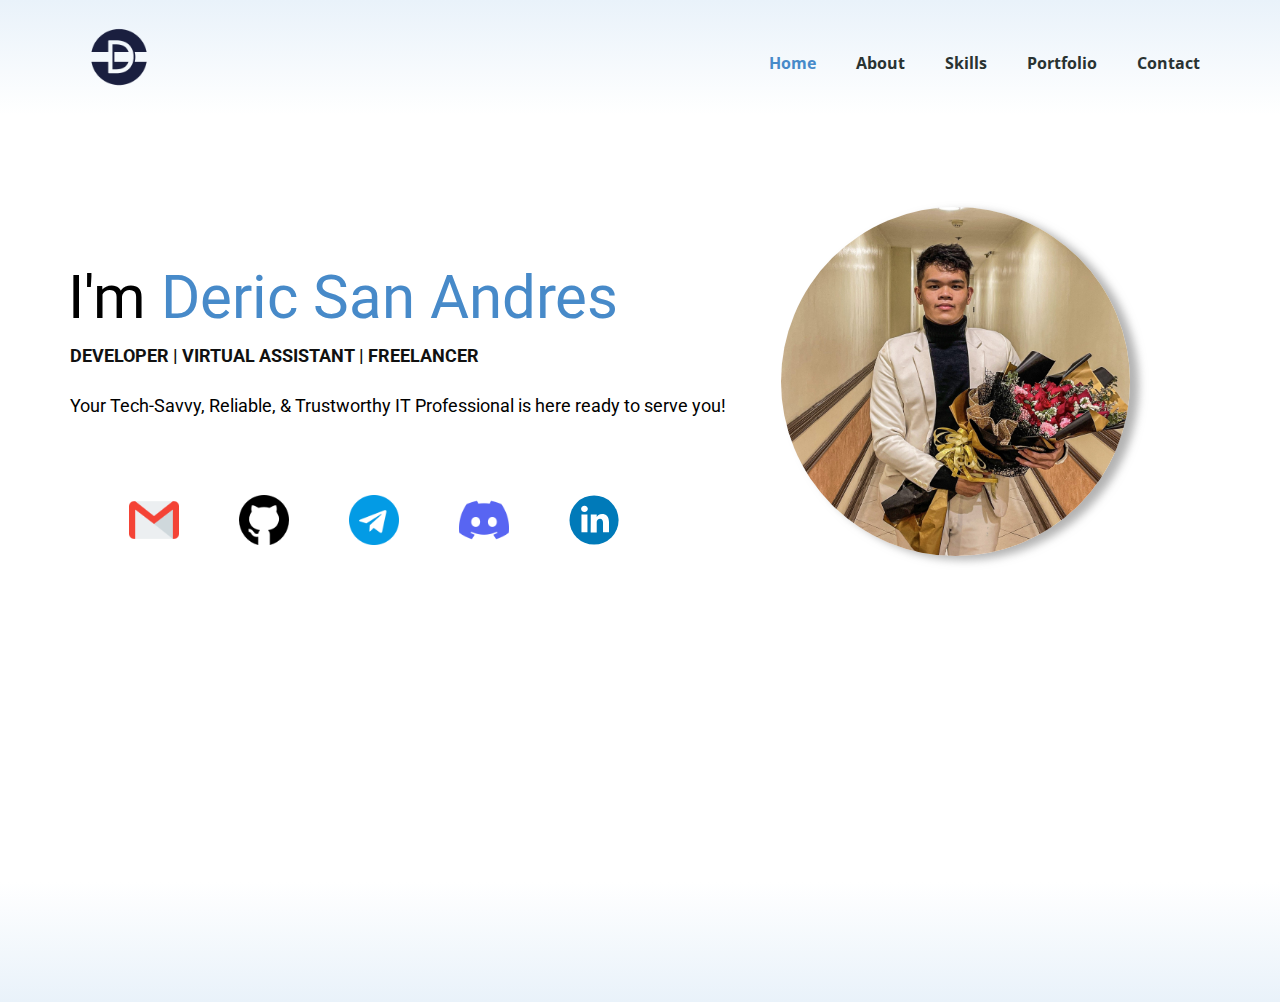
<file: index.html>
<!DOCTYPE html>
<html style="font-size: 16px;" lang="en"><head>
    <meta name="viewport" content="width=device-width, initial-scale=1.0">
    <meta charset="utf-8">
    <meta name="keywords" content="​&nbsp;I&amp;apos;m&nbsp;Deric San Andres, ​DEVELOPER | VIRTUAL ASSISTANT | FREELANCER, Your Tech-Savvy,  Reliable, &amp;amp; Trustworthy IT Professional is here ready to serve you!">
    <meta name="description" content="">
    <title>Home</title>
    <link rel="stylesheet" href="nicepage.css" media="screen">
<link rel="stylesheet" href="Home.css" media="screen">
    <script class="u-script" type="text/javascript" src="jquery.js" defer=""></script>
    <script class="u-script" type="text/javascript" src="nicepage.js" defer=""></script>
    <meta name="generator" content="Nicepage 4.13.4, nicepage.com">
    
    <link id="u-theme-google-font" rel="stylesheet" href="https://fonts.googleapis.com/css?family=Roboto:100,100i,300,300i,400,400i,500,500i,700,700i,900,900i|Open+Sans:300,300i,400,400i,500,500i,600,600i,700,700i,800,800i">
    
    
    <script type="application/ld+json">{
		"@context": "http://schema.org",
		"@type": "Organization",
		"name": "",
		"logo": "images/matt__2_-removebg-preview.png"
}</script>
    <meta name="theme-color" content="#478ac9">
    <meta property="og:title" content="Home">
    <meta property="og:type" content="website">
  </head>
  <body data-home-page="Home.html" data-home-page-title="Home" class="u-body u-xl-mode"><header class="u-clearfix u-gradient u-header u-header" id="sec-4d57"><div class="u-clearfix u-sheet u-sheet-1">
        <a href="https://nicepage.com" class="u-image u-logo u-image-1" data-image-width="500" data-image-height="500">
          <img src="images/matt__2_-removebg-preview.png" class="u-logo-image u-logo-image-1">
        </a>
        <nav class="u-menu u-menu-dropdown u-offcanvas u-menu-1">
          <div class="menu-collapse" style="font-size: 1rem; letter-spacing: 0px; font-weight: 700;">
            <a class="u-button-style u-custom-border u-custom-border-color u-custom-borders u-custom-left-right-menu-spacing u-custom-padding-bottom u-custom-text-active-color u-custom-text-color u-custom-text-hover-color u-custom-top-bottom-menu-spacing u-nav-link u-text-active-palette-1-base u-text-hover-palette-2-base" href="#">
              <svg class="u-svg-link" viewBox="0 0 24 24"><use xmlns:xlink="http://www.w3.org/1999/xlink" xlink:href="#menu-hamburger"></use></svg>
              <svg class="u-svg-content" version="1.1" id="menu-hamburger" viewBox="0 0 16 16" x="0px" y="0px" xmlns:xlink="http://www.w3.org/1999/xlink" xmlns="http://www.w3.org/2000/svg"><g><rect y="1" width="16" height="2"></rect><rect y="7" width="16" height="2"></rect><rect y="13" width="16" height="2"></rect>
</g></svg>
            </a>
          </div>
          <div class="u-custom-menu u-nav-container">
            <ul class="u-nav u-spacing-20 u-unstyled u-nav-1"><li class="u-nav-item"><a class="u-button-style u-nav-link u-text-active-palette-1-base u-text-hover-palette-4-base u-text-palette-4-dark-3" href="Home.html" style="padding: 10px;">Home</a>
</li><li class="u-nav-item"><a class="u-button-style u-nav-link u-text-active-palette-1-base u-text-hover-palette-4-base u-text-palette-4-dark-3" href="About.html" style="padding: 10px;">About</a>
</li><li class="u-nav-item"><a class="u-button-style u-nav-link u-text-active-palette-1-base u-text-hover-palette-4-base u-text-palette-4-dark-3" href="Skills.html" style="padding: 10px;">Skills</a>
</li><li class="u-nav-item"><a class="u-button-style u-nav-link u-text-active-palette-1-base u-text-hover-palette-4-base u-text-palette-4-dark-3" href="Portfolio.html" style="padding: 10px;">Portfolio</a>
</li><li class="u-nav-item"><a class="u-button-style u-nav-link u-text-active-palette-1-base u-text-hover-palette-4-base u-text-palette-4-dark-3" href="Contact.html" style="padding: 10px;">Contact</a>
</li></ul>
          </div>
          <div class="u-custom-menu u-nav-container-collapse">
            <div class="u-black u-container-style u-inner-container-layout u-opacity u-opacity-95 u-sidenav">
              <div class="u-inner-container-layout u-sidenav-overflow">
                <div class="u-menu-close"></div>
                <ul class="u-align-center u-nav u-popupmenu-items u-unstyled u-nav-2"><li class="u-nav-item"><a class="u-button-style u-nav-link" href="Home.html">Home</a>
</li><li class="u-nav-item"><a class="u-button-style u-nav-link" href="About.html">About</a>
</li><li class="u-nav-item"><a class="u-button-style u-nav-link" href="Skills.html">Skills</a>
</li><li class="u-nav-item"><a class="u-button-style u-nav-link" href="Portfolio.html">Portfolio</a>
</li><li class="u-nav-item"><a class="u-button-style u-nav-link" href="Contact.html">Contact</a>
</li></ul>
              </div>
            </div>
            <div class="u-black u-menu-overlay u-opacity u-opacity-70"></div>
          </div>
        </nav>
      </div></header>
    <section class="C850C0 D0 FFCC70 background-color background-image linear-gradient43deg u-clearfix u-section-1" id="sec-d742">
      <div class="u-clearfix u-sheet u-sheet-1">
        <div class="u-image u-image-circle u-image-1" alt="" data-image-width="2045" data-image-height="2048" data-href="https://nicepage.com"></div>
        <h1 class="u-text u-text-default u-text-palette-1-base u-text-1"> &nbsp;<span class="u-text-black">I'm</span>&nbsp;Deric San Andres
        </h1>
        <h1 class="u-text u-text-default u-text-2"> DEVELOPER | VIRTUAL ASSISTANT | FREELANCER</h1>
        <h1 class="u-text u-text-palette-1-base u-text-3">
          <span class="u-text-black" style="font-size: 1.125rem;">Your Tech-Savvy,  Reliable, &amp; Trustworthy IT Professional is here ready to serve you! </span>
          <span style="font-size: 1.125rem;">
            <br>
          </span>
          <br>
        </h1>
        <div class="u-social-icons u-spacing-60 u-social-icons-1">
          <a class="u-social-url" target="_blank" data-type="Custom" title="Gmail" href="https://mail.google.com/mail/u/0/?fs=1&amp;tf=cm&amp;to=drccsadrsgmail.com"><span class="u-file-icon u-icon u-social-custom u-social-icon u-icon-1"><img src="images/732200.png" alt=""></span>
          </a>
          <a class="u-social-url" target="_blank" data-type="Custom" title="GitHub" href="https://github.com/dericsadrs"><span class="u-file-icon u-icon u-social-custom u-social-icon u-icon-2"><img src="images/1051326.png" alt=""></span>
          </a>
          <a class="u-social-url" target="_blank" data-type="Custom" title="Telegram" href="https://t.me/dr3xv"><span class="u-file-icon u-icon u-social-custom u-social-icon u-icon-3"><img src="images/2111646.png" alt=""></span>
          </a>
          <a class="u-social-url" target="_blank" data-type="Custom" title="DIscord" href="https://discordapp.com/users/745604869640945734/"><span class="u-file-icon u-icon u-social-custom u-social-icon u-icon-4"><img src="images/5968756.png" alt=""></span>
          </a>
          <a class="u-social-url" target="_blank" data-type="LinkedIn" title="Linkedin" href="https://www.linkedin.com/in/drccsadrs/"><span class="u-icon u-social-icon u-social-linkedin u-icon-5"><svg class="u-svg-link" preserveAspectRatio="xMidYMin slice" viewBox="0 0 112 112" style=""><use xmlns:xlink="http://www.w3.org/1999/xlink" xlink:href="#svg-6bbc"></use></svg><svg class="u-svg-content" viewBox="0 0 112 112" x="0" y="0" id="svg-6bbc"><circle fill="currentColor" cx="56.1" cy="56.1" r="55"></circle><path fill="#FFFFFF" d="M41.3,83.7H27.9V43.4h13.4V83.7z M34.6,37.9L34.6,37.9c-4.6,0-7.5-3.1-7.5-7c0-4,3-7,7.6-7s7.4,3,7.5,7
            C42.2,34.8,39.2,37.9,34.6,37.9z M89.6,83.7H76.2V62.2c0-5.4-1.9-9.1-6.8-9.1c-3.7,0-5.9,2.5-6.9,4.9c-0.4,0.9-0.4,2.1-0.4,3.3v22.5
            H48.7c0,0,0.2-36.5,0-40.3h13.4v5.7c1.8-2.7,5-6.7,12.1-6.7c8.8,0,15.4,5.8,15.4,18.1V83.7z"></path></svg></span>
          </a>
        </div>
      </div>
    </section>
    
    
    <footer class="u-align-center u-clearfix u-footer u-gradient u-footer" id="sec-8caa"><div class="u-align-left u-clearfix u-sheet u-sheet-1"></div></footer>
  
</body></html>
</file>
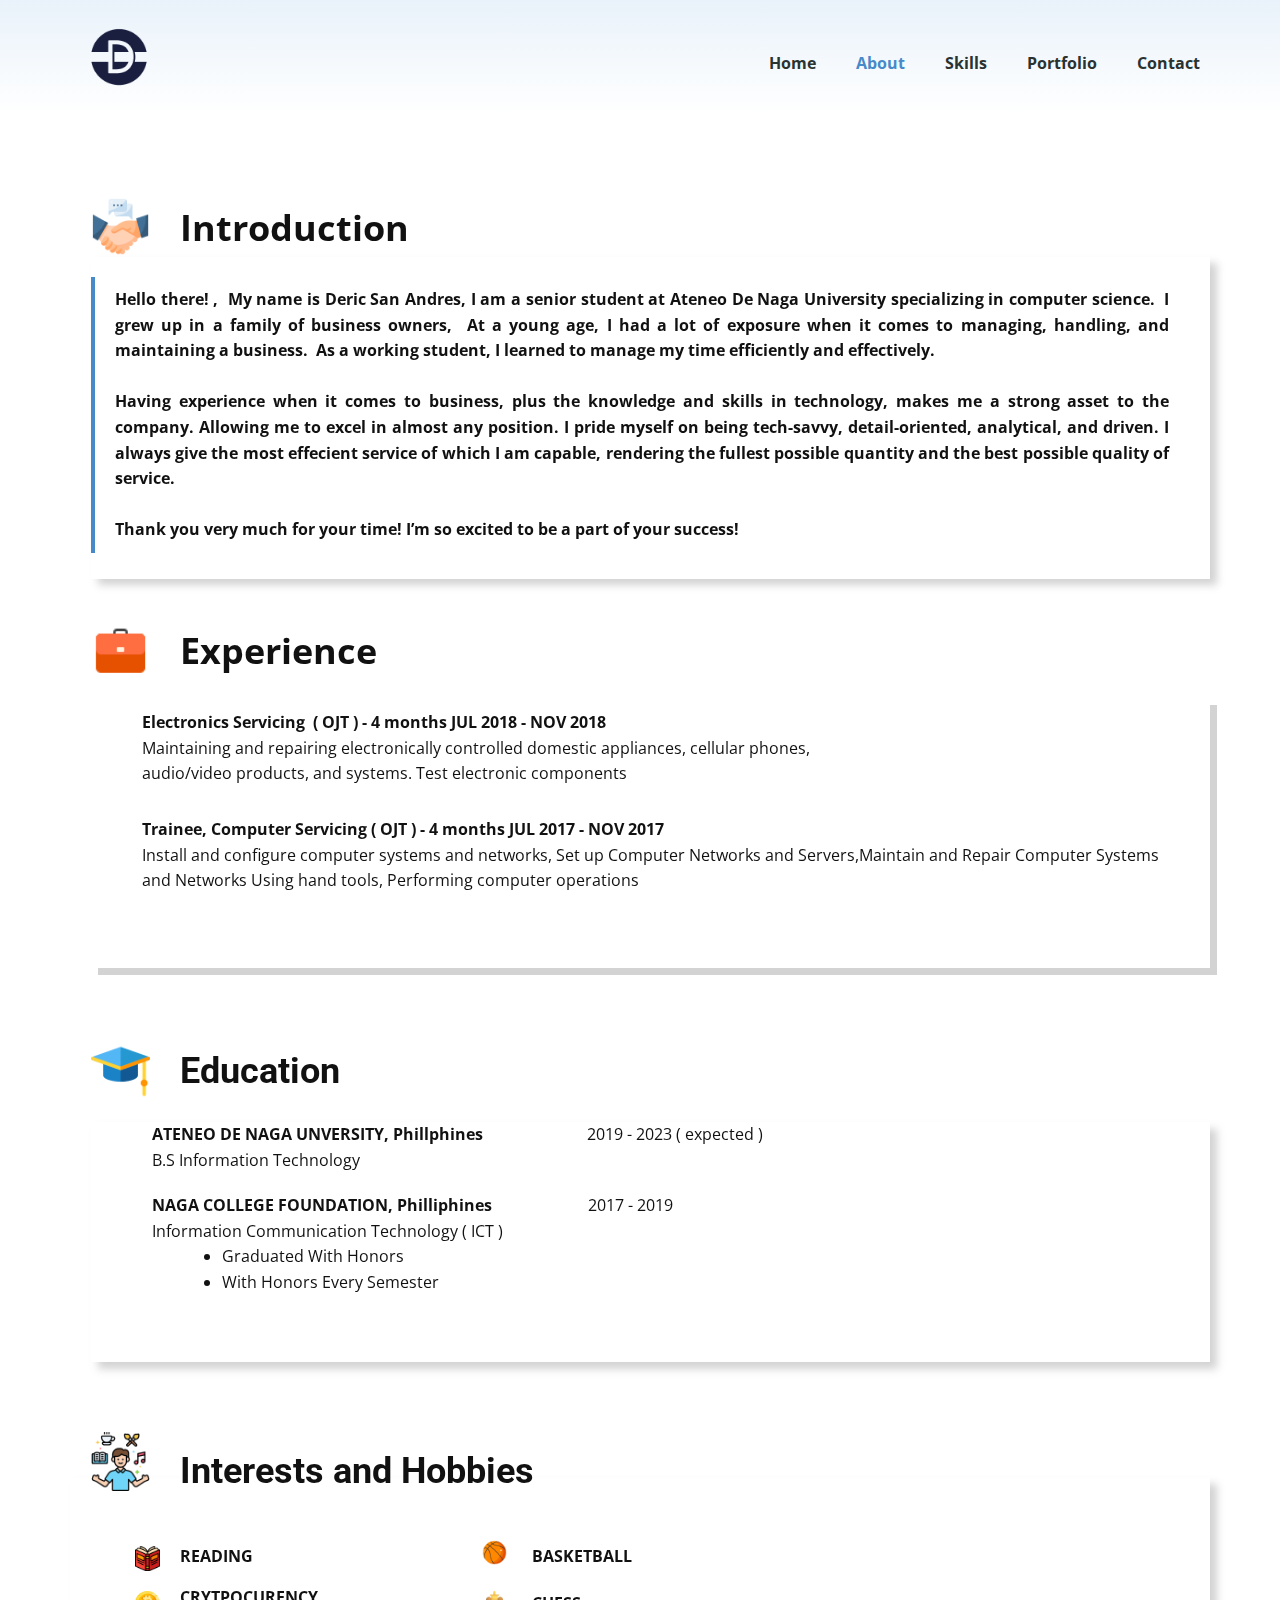
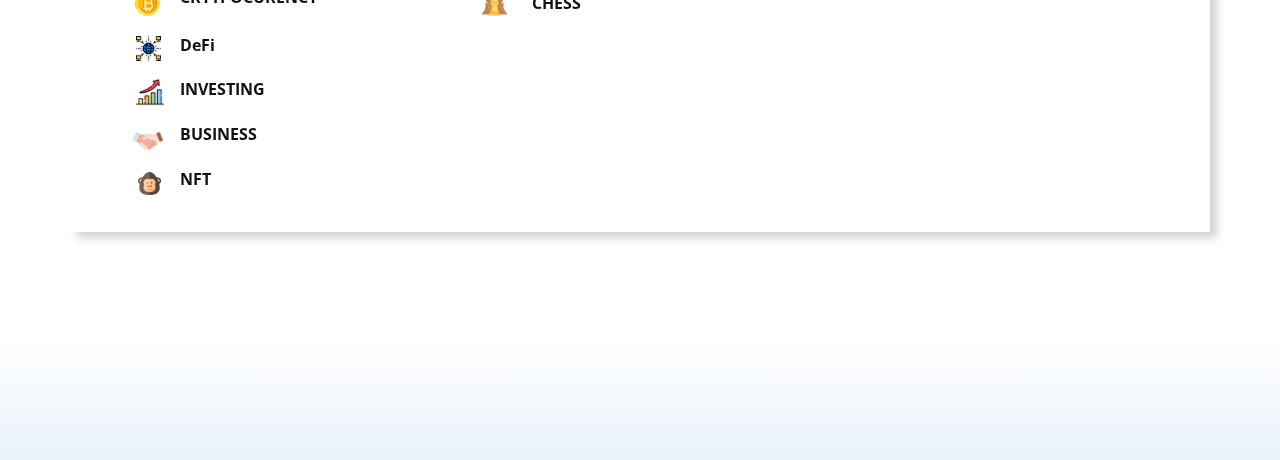
<file: About.html>
<!DOCTYPE html>
<html style="font-size: 16px;" lang="en"><head>
    <meta name="viewport" content="width=device-width, initial-scale=1.0">
    <meta charset="utf-8">
    <meta name="keywords" content="SUMMARY​">
    <meta name="description" content="">
    <title>About</title>
    <link rel="stylesheet" href="nicepage.css" media="screen">
<link rel="stylesheet" href="About.css" media="screen">
    <script class="u-script" type="text/javascript" src="jquery.js" defer=""></script>
    <script class="u-script" type="text/javascript" src="nicepage.js" defer=""></script>
    <meta name="generator" content="Nicepage 4.13.4, nicepage.com">
    <link id="u-theme-google-font" rel="stylesheet" href="https://fonts.googleapis.com/css?family=Roboto:100,100i,300,300i,400,400i,500,500i,700,700i,900,900i|Open+Sans:300,300i,400,400i,500,500i,600,600i,700,700i,800,800i">
    
    
    <script type="application/ld+json">{
		"@context": "http://schema.org",
		"@type": "Organization",
		"name": "",
		"logo": "images/matt__2_-removebg-preview.png"
}</script>
    <meta name="theme-color" content="#478ac9">
    <meta property="og:title" content="About">
    <meta property="og:type" content="website">
  </head>
  <body class="u-body u-xl-mode"><header class="u-clearfix u-gradient u-header u-header" id="sec-4d57"><div class="u-clearfix u-sheet u-sheet-1">
        <a href="Home.html" class="u-image u-logo u-image-1" data-image-width="500" data-image-height="500">
          <img src="images/matt__2_-removebg-preview.png" class="u-logo-image u-logo-image-1">
        </a>
        <nav class="u-menu u-menu-dropdown u-offcanvas u-menu-1">
          <div class="menu-collapse" style="font-size: 1rem; letter-spacing: 0px; font-weight: 700;">
            <a class="u-button-style u-custom-border u-custom-border-color u-custom-borders u-custom-left-right-menu-spacing u-custom-padding-bottom u-custom-text-active-color u-custom-text-color u-custom-text-hover-color u-custom-top-bottom-menu-spacing u-nav-link u-text-active-palette-1-base u-text-hover-palette-2-base" href="#">
              <svg class="u-svg-link" viewBox="0 0 24 24"><use xmlns:xlink="http://www.w3.org/1999/xlink" xlink:href="#menu-hamburger"></use></svg>
              <svg class="u-svg-content" version="1.1" id="menu-hamburger" viewBox="0 0 16 16" x="0px" y="0px" xmlns:xlink="http://www.w3.org/1999/xlink" xmlns="http://www.w3.org/2000/svg"><g><rect y="1" width="16" height="2"></rect><rect y="7" width="16" height="2"></rect><rect y="13" width="16" height="2"></rect>
</g></svg>
            </a>
          </div>
          <div class="u-custom-menu u-nav-container">
            <ul class="u-nav u-spacing-20 u-unstyled u-nav-1"><li class="u-nav-item"><a class="u-button-style u-nav-link u-text-active-palette-1-base u-text-hover-palette-4-base u-text-palette-4-dark-3" href="Home.html" style="padding: 10px;">Home</a>
</li><li class="u-nav-item"><a class="u-button-style u-nav-link u-text-active-palette-1-base u-text-hover-palette-4-base u-text-palette-4-dark-3" href="About.html" style="padding: 10px;">About</a>
</li><li class="u-nav-item"><a class="u-button-style u-nav-link u-text-active-palette-1-base u-text-hover-palette-4-base u-text-palette-4-dark-3" href="Skills.html" style="padding: 10px;">Skills</a>
</li><li class="u-nav-item"><a class="u-button-style u-nav-link u-text-active-palette-1-base u-text-hover-palette-4-base u-text-palette-4-dark-3" href="Portfolio.html" style="padding: 10px;">Portfolio</a>
</li><li class="u-nav-item"><a class="u-button-style u-nav-link u-text-active-palette-1-base u-text-hover-palette-4-base u-text-palette-4-dark-3" href="Contact.html" style="padding: 10px;">Contact</a>
</li></ul>
          </div>
          <div class="u-custom-menu u-nav-container-collapse">
            <div class="u-black u-container-style u-inner-container-layout u-opacity u-opacity-95 u-sidenav">
              <div class="u-inner-container-layout u-sidenav-overflow">
                <div class="u-menu-close"></div>
                <ul class="u-align-center u-nav u-popupmenu-items u-unstyled u-nav-2"><li class="u-nav-item"><a class="u-button-style u-nav-link" href="Home.html">Home</a>
</li><li class="u-nav-item"><a class="u-button-style u-nav-link" href="About.html">About</a>
</li><li class="u-nav-item"><a class="u-button-style u-nav-link" href="Skills.html">Skills</a>
</li><li class="u-nav-item"><a class="u-button-style u-nav-link" href="Portfolio.html">Portfolio</a>
</li><li class="u-nav-item"><a class="u-button-style u-nav-link" href="Contact.html">Contact</a>
</li></ul>
              </div>
            </div>
            <div class="u-black u-menu-overlay u-opacity u-opacity-70"></div>
          </div>
        </nav>
      </div></header>
    <section class="u-clearfix u-section-1" id="sec-e570">
      <div class="u-clearfix u-sheet u-sheet-1">
        <div class="u-social-icons u-spacing-10 u-social-icons-1" data-animation-name="customAnimationIn" data-animation-duration="1000">
          <a class="u-social-url" target="_blank" data-type="Custom" title="Custom" href=""><span class="u-file-icon u-icon u-social-custom u-social-icon u-icon-1"><img src="images/6352943.png" alt=""></span>
          </a>
        </div>
        <p class="u-text u-text-default u-text-1" data-animation-name="customAnimationIn" data-animation-duration="1000">
          <span style="font-size: 36px;"><b>Introduction</b>
          </span>
        </p>
        <div class="u-opacity u-opacity-35 u-shape u-shape-rectangle u-shape-1"></div>
        <blockquote class="u-align-justify u-text u-text-2" data-animation-name="customAnimationIn" data-animation-duration="1000" data-animation-direction="">
          <span style="font-style: normal;"><b>Hello there! ,&nbsp; My name is Deric San Andres, I am a senior student at Ateneo De Naga University specializing in computer science.&nbsp; I grew up in a family of business owners,&nbsp; At a young age, I had a lot of exposure when it comes to managing, handling, and maintaining a business.&nbsp; As a working student, I learned to manage my time efficiently and effectively.&nbsp;</b>
            <br>
            <br><b>Having experience when it comes to business, plus the knowledge and skills in technology, makes me a strong asset to the company. Allowing me to excel in almost any position. I pride myself on being tech-savvy, detail-oriented, analytical, and driven. I always give the most effecient service of which I am capable, rendering the fullest possible quantity and the best possible quality of service.</b>
            <br>
            <br><b>Thank you very much for your time! I’m so excited to be a part of your success!</b>
          </span>
          <br>
        </blockquote>
        <img class="u-image u-image-default u-preserve-proportions u-image-1" src="images/icons8-briefcase-48.png" alt="" data-image-width="48" data-image-height="48">
        <p class="u-text u-text-default u-text-3" data-animation-name="customAnimationIn" data-animation-duration="1000">
          <span style="font-size: 36px;"><b>Experience</b>
          </span>
        </p>
        <div class="u-container-style u-group u-opacity u-opacity-75 u-shape-rectangle u-group-1">
          <div class="u-container-layout u-container-layout-1">
            <p class="u-text u-text-4" data-animation-name="customAnimationIn" data-animation-duration="1000"><b>Electronics Servicing&nbsp;&nbsp;( OJT ) - 4 months&nbsp;</b>JUL 2018 - NOV 2018<br><b>
                <span style="font-weight: 400;">Maintaining and repairing electronically controlled domestic appliances, cellular phones, audio/video products, and systems. Test electronic components</span></b><b>
                <br></b>
            </p>
            <p class="u-text u-text-5" data-animation-name="customAnimationIn" data-animation-duration="1000"><b>Trainee, Computer Servicing ( OJT ) - 4 months						JUL 2017 - NOV 2017</b>
              <br><b>
                <span style="font-weight: 400;">Install and configure computer systems and networks, Set up Computer Networks and Servers,Maintain and Repair Computer Systems and Networks Using hand tools, Performing computer operations</span>
                <br></b>
            </p>
          </div>
        </div>
        <div class="u-social-icons u-spacing-10 u-social-icons-2" data-animation-name="customAnimationIn" data-animation-duration="1000">
          <a class="u-social-url" target="_blank" data-type="Custom" title="Custom" href=""><span class="u-file-icon u-icon u-social-custom u-social-icon u-icon-2"><img src="images/1940569.png" alt=""></span>
          </a>
        </div>
        <h1 class="u-text u-title u-text-6" data-animation-name="customAnimationIn" data-animation-duration="1000">Educ​a​tion</h1>
        <div class="u-container-style u-group u-opacity u-opacity-75 u-shape-rectangle u-group-2" data-href="https://nicepage.com">
          <div class="u-container-layout u-valign-top u-container-layout-2">
            <p class="u-text u-text-7" data-animation-name="customAnimationIn" data-animation-duration="1000">ATENEO DE NAGA UNVERSITY, Phillphines&nbsp; &nbsp; &nbsp; &nbsp; &nbsp; &nbsp; &nbsp; &nbsp; &nbsp; &nbsp; &nbsp; &nbsp; &nbsp; <span style="font-weight: 400;">2019 - 2023 ( expected )</span>
              <br>
              <span style="font-weight: 400;">B.S Information Technology&nbsp;</span> &nbsp; &nbsp; &nbsp; &nbsp; &nbsp; &nbsp; &nbsp;
            </p>
            <p class="u-text u-text-8" data-animation-name="customAnimationIn" data-animation-duration="1000">NAGA COLLEGE FOUNDATION, Philliphines&nbsp; &nbsp; &nbsp; &nbsp; &nbsp; &nbsp; &nbsp; &nbsp; &nbsp; &nbsp; &nbsp; &nbsp;<span style="font-weight: 400;">&nbsp;2017 - 2019</span>&nbsp;<br>
              <span style="font-weight: 400;">Information Communication Technology ( ICT )</span>
            </p>
            <ul class="u-text u-text-9" data-animation-name="customAnimationIn" data-animation-duration="1000">
              <li>Graduated With Honors&nbsp;</li>
              <li>With Honors Every Semester</li>
            </ul>
          </div>
        </div>
        <div class="u-social-icons u-spacing-10 u-social-icons-3" data-animation-name="customAnimationIn" data-animation-duration="1000">
          <a class="u-social-url" target="_blank" data-type="Custom" title="Custom" href=""><span class="u-file-icon u-icon u-social-custom u-social-icon u-icon-3"><img src="images/3588658.png" alt=""></span>
          </a>
        </div>
        <h1 class="u-text u-title u-text-10" data-animation-name="customAnimationIn" data-animation-duration="1000">Interests and Hobbies&nbsp;</h1>
        <img class="u-image u-image-default u-preserve-proportions u-image-2" src="images/basketball.png" alt="" data-image-width="512" data-image-height="512">
        <div class="u-expanded-width u-opacity u-opacity-35 u-shape u-shape-rectangle u-shape-2"></div>
        <p class="u-text u-text-11" data-animation-name="customAnimationIn" data-animation-duration="1000">CRYTPOCURENCY</p>
        <p class="u-text u-text-12" data-animation-name="customAnimationIn" data-animation-duration="1000">NFT</p>
        <p class="u-text u-text-13" data-animation-name="customAnimationIn" data-animation-duration="1000">INVESTING</p>
        <p class="u-text u-text-14" data-animation-name="customAnimationIn" data-animation-duration="1000">BUSINESS&nbsp;</p>
        <p class="u-text u-text-15" data-animation-name="customAnimationIn" data-animation-duration="1000">
          <span style="font-style: normal;">DeFi<br>
          </span>
          <br>
        </p>
        <p class="u-text u-text-16" data-animation-name="customAnimationIn" data-animation-duration="1000">READING&nbsp;</p>
        <p class="u-text u-text-17" data-animation-name="customAnimationIn" data-animation-duration="1000">BASKETBALL</p>
        <p class="u-text u-text-18" data-animation-name="customAnimationIn" data-animation-duration="1000">CHESS</p>
        <img class="u-image u-image-default u-preserve-proportions u-image-3" src="images/bitcoin.png" alt="" data-image-width="512" data-image-height="512">
        <img class="u-image u-image-default u-preserve-proportions u-image-4" src="images/book.png" alt="" data-image-width="512" data-image-height="512">
        <img class="u-image u-image-default u-preserve-proportions u-image-5" src="images/decentralized.png" alt="" data-image-width="512" data-image-height="512">
        <img class="u-image u-image-default u-preserve-proportions u-image-6" src="images/growth.png" alt="" data-image-width="512" data-image-height="512">
        <img class="u-image u-image-default u-preserve-proportions u-image-7" src="images/handshake.png" alt="" data-image-width="512" data-image-height="512">
        <img class="u-image u-image-default u-preserve-proportions u-image-8" src="images/gorilla.png" alt="" data-image-width="512" data-image-height="512">
        <img class="u-image u-image-default u-preserve-proportions u-image-9" src="images/chess.png" alt="" data-image-width="512" data-image-height="512">
      </div>
    </section>
    
    
    <footer class="u-align-center u-clearfix u-footer u-gradient u-footer" id="sec-8caa"><div class="u-align-left u-clearfix u-sheet u-sheet-1"></div></footer>
  
</body></html>
</file>
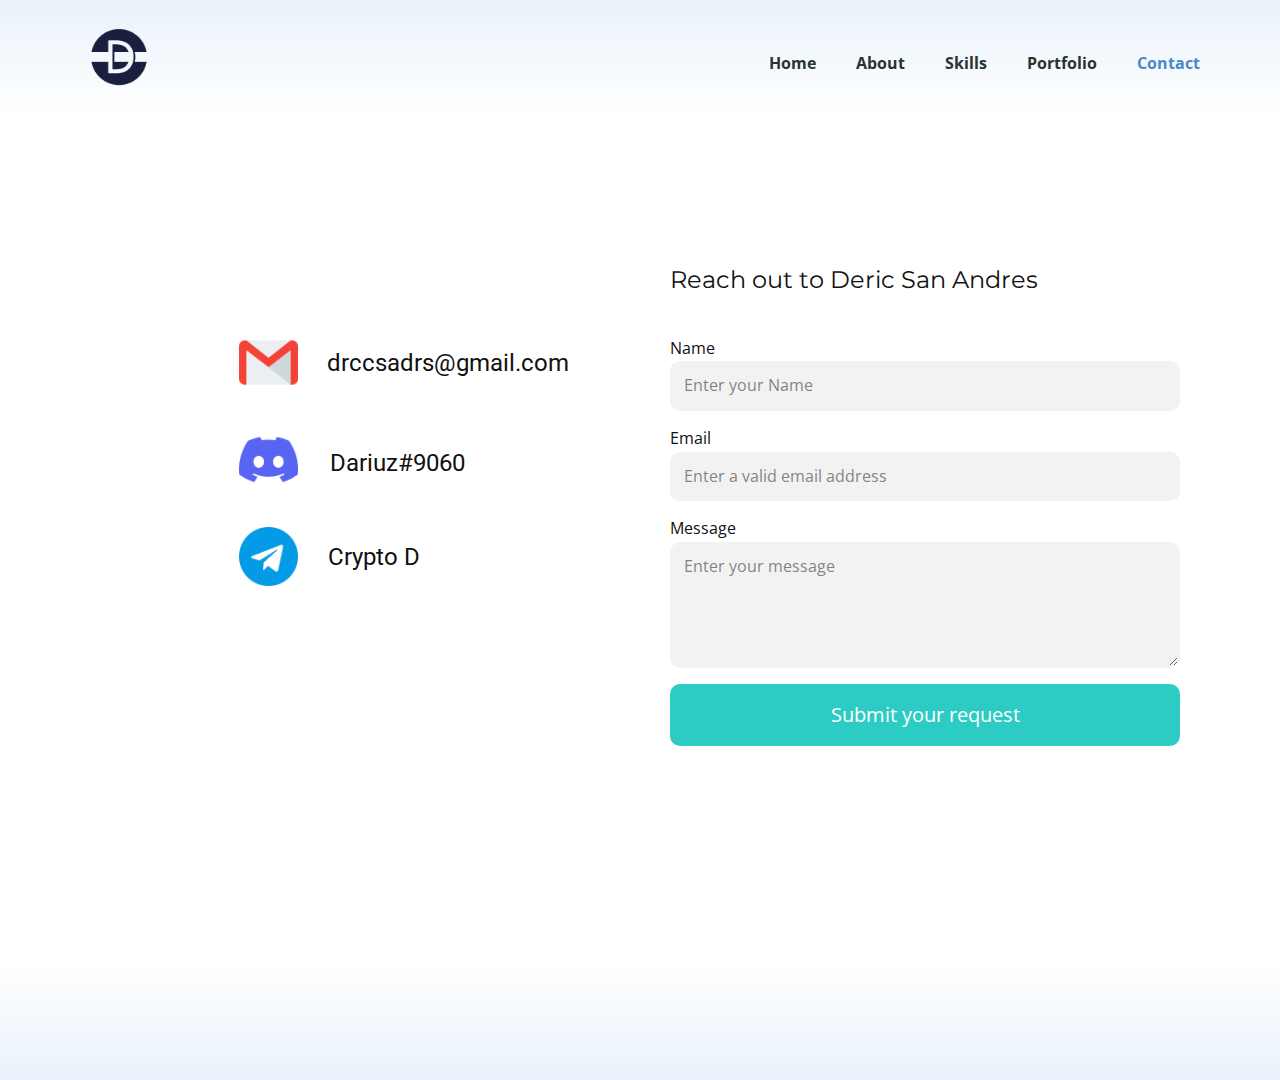
<file: Contact.html>
<!DOCTYPE html>
<html style="font-size: 16px;" lang="en"><head>
    <meta name="viewport" content="width=device-width, initial-scale=1.0">
    <meta charset="utf-8">
    <meta name="keywords" content="">
    <meta name="description" content="">
    <title>Contact</title>
    <link rel="stylesheet" href="nicepage.css" media="screen">
<link rel="stylesheet" href="Contact.css" media="screen">
    <script class="u-script" type="text/javascript" src="jquery.js" defer=""></script>
    <script class="u-script" type="text/javascript" src="nicepage.js" defer=""></script>
    <meta name="generator" content="Nicepage 4.13.4, nicepage.com">
    <link id="u-theme-google-font" rel="stylesheet" href="https://fonts.googleapis.com/css?family=Roboto:100,100i,300,300i,400,400i,500,500i,700,700i,900,900i|Open+Sans:300,300i,400,400i,500,500i,600,600i,700,700i,800,800i">
    <link id="u-page-google-font" rel="stylesheet" href="https://fonts.googleapis.com/css?family=Montserrat:100,100i,200,200i,300,300i,400,400i,500,500i,600,600i,700,700i,800,800i,900,900i">
    
    
    <script type="application/ld+json">{
		"@context": "http://schema.org",
		"@type": "Organization",
		"name": "",
		"logo": "images/matt__2_-removebg-preview.png"
}</script>
    <meta name="theme-color" content="#478ac9">
    <meta property="og:title" content="Contact">
    <meta property="og:type" content="website">
  </head>
  <body class="u-body u-xl-mode"><header class="u-clearfix u-gradient u-header u-header" id="sec-4d57"><div class="u-clearfix u-sheet u-sheet-1">
        <a href="Home.html" class="u-image u-logo u-image-1" data-image-width="500" data-image-height="500">
          <img src="images/matt__2_-removebg-preview.png" class="u-logo-image u-logo-image-1">
        </a>
        <nav class="u-menu u-menu-dropdown u-offcanvas u-menu-1">
          <div class="menu-collapse" style="font-size: 1rem; letter-spacing: 0px; font-weight: 700;">
            <a class="u-button-style u-custom-border u-custom-border-color u-custom-borders u-custom-left-right-menu-spacing u-custom-padding-bottom u-custom-text-active-color u-custom-text-color u-custom-text-hover-color u-custom-top-bottom-menu-spacing u-nav-link u-text-active-palette-1-base u-text-hover-palette-2-base" href="#">
              <svg class="u-svg-link" viewBox="0 0 24 24"><use xmlns:xlink="http://www.w3.org/1999/xlink" xlink:href="#menu-hamburger"></use></svg>
              <svg class="u-svg-content" version="1.1" id="menu-hamburger" viewBox="0 0 16 16" x="0px" y="0px" xmlns:xlink="http://www.w3.org/1999/xlink" xmlns="http://www.w3.org/2000/svg"><g><rect y="1" width="16" height="2"></rect><rect y="7" width="16" height="2"></rect><rect y="13" width="16" height="2"></rect>
</g></svg>
            </a>
          </div>
          <div class="u-custom-menu u-nav-container">
            <ul class="u-nav u-spacing-20 u-unstyled u-nav-1"><li class="u-nav-item"><a class="u-button-style u-nav-link u-text-active-palette-1-base u-text-hover-palette-4-base u-text-palette-4-dark-3" href="Home.html" style="padding: 10px;">Home</a>
</li><li class="u-nav-item"><a class="u-button-style u-nav-link u-text-active-palette-1-base u-text-hover-palette-4-base u-text-palette-4-dark-3" href="About.html" style="padding: 10px;">About</a>
</li><li class="u-nav-item"><a class="u-button-style u-nav-link u-text-active-palette-1-base u-text-hover-palette-4-base u-text-palette-4-dark-3" href="Skills.html" style="padding: 10px;">Skills</a>
</li><li class="u-nav-item"><a class="u-button-style u-nav-link u-text-active-palette-1-base u-text-hover-palette-4-base u-text-palette-4-dark-3" href="Portfolio.html" style="padding: 10px;">Portfolio</a>
</li><li class="u-nav-item"><a class="u-button-style u-nav-link u-text-active-palette-1-base u-text-hover-palette-4-base u-text-palette-4-dark-3" href="Contact.html" style="padding: 10px;">Contact</a>
</li></ul>
          </div>
          <div class="u-custom-menu u-nav-container-collapse">
            <div class="u-black u-container-style u-inner-container-layout u-opacity u-opacity-95 u-sidenav">
              <div class="u-inner-container-layout u-sidenav-overflow">
                <div class="u-menu-close"></div>
                <ul class="u-align-center u-nav u-popupmenu-items u-unstyled u-nav-2"><li class="u-nav-item"><a class="u-button-style u-nav-link" href="Home.html">Home</a>
</li><li class="u-nav-item"><a class="u-button-style u-nav-link" href="About.html">About</a>
</li><li class="u-nav-item"><a class="u-button-style u-nav-link" href="Skills.html">Skills</a>
</li><li class="u-nav-item"><a class="u-button-style u-nav-link" href="Portfolio.html">Portfolio</a>
</li><li class="u-nav-item"><a class="u-button-style u-nav-link" href="Contact.html">Contact</a>
</li></ul>
              </div>
            </div>
            <div class="u-black u-menu-overlay u-opacity u-opacity-70"></div>
          </div>
        </nav>
      </div></header>
    <section class="u-clearfix u-section-1" id="carousel_df28">
      <div class="u-clearfix u-sheet u-sheet-1">
        <div class="u-clearfix u-expanded-width u-layout-wrap u-layout-wrap-1">
          <div class="u-layout">
            <div class="u-layout-row">
              <div class="u-align-left u-container-style u-layout-cell u-size-30 u-layout-cell-1">
                <div class="u-container-layout u-container-layout-1">
                  <div class="u-social-icons u-spacing-10 u-social-icons-1">
                    <a class="u-social-url" title="Gmail" target="_blank" href="https://mail.google.com/mail/u/0/?fs=1&amp;tf=cm&amp;to=drccsadrsgmail.com"><span class="u-file-icon u-icon u-social-icon u-social-twitter u-icon-1"><img src="images/732200.png" alt=""></span>
                    </a>
                  </div>
                  <h4 class="u-text u-text-default u-text-1">drccsadrs@gmail.com</h4>
                  <div class="u-social-icons u-spacing-10 u-social-icons-2">
                    <a class="u-social-url" title="twitter" target="_blank" href="https://discordapp.com/users/745604869640945734/"><span class="u-file-icon u-icon u-social-icon u-social-twitter u-icon-2"><img src="images/5968756.png" alt=""></span>
                    </a>
                  </div>
                  <h4 class="u-text u-text-default u-text-2">Dariuz#9060</h4>
                  <div class="u-social-icons u-spacing-10 u-social-icons-3">
                    <a class="u-social-url" title="Telegram" target="_blank" href="https://t.me/dr3xv"><span class="u-file-icon u-icon u-social-icon u-social-twitter u-icon-3"><img src="images/2111646.png" alt=""></span>
                    </a>
                  </div>
                  <h4 class="u-text u-text-default u-text-3">Crypto D</h4>
                </div>
              </div>
              <div class="u-container-style u-layout-cell u-size-30 u-layout-cell-2">
                <div class="u-container-layout u-valign-middle u-container-layout-2">
                  <h4 class="u-custom-font u-font-montserrat u-text u-text-4"> Reach out to Deric San Andres&nbsp;</h4>
                  <div class="u-form u-form-1">
                    <form action="#" method="POST" class="u-clearfix u-form-spacing-15 u-form-vertical u-inner-form" source="email" name="form" style="padding: 0px;">
                      <div class="u-form-group u-form-name">
                        <label for="name-4c18" class="u-label">Name</label>
                        <input type="text" placeholder="Enter your Name" id="name-4c18" name="name" class="u-border-2 u-border-grey-5 u-grey-5 u-input u-input-rectangle u-radius-10" required="">
                      </div>
                      <div class="u-form-email u-form-group">
                        <label for="email-4c18" class="u-label">Email</label>
                        <input type="email" placeholder="Enter a valid email address" id="email-4c18" name="email" class="u-border-2 u-border-grey-5 u-grey-5 u-input u-input-rectangle u-radius-10" required="">
                      </div>
                      <div class="u-form-group u-form-message">
                        <label for="message-4c18" class="u-label">Message</label>
                        <textarea placeholder="Enter your message" rows="4" cols="50" id="message-4c18" name="message" class="u-border-2 u-border-grey-5 u-grey-5 u-input u-input-rectangle u-radius-10" required=""></textarea>
                      </div>
                      <div class="u-align-right u-form-group u-form-submit">
                        <a href="#" class="u-active-palette-4-light-1 u-border-5 u-border-active-palette-4-light-1 u-border-hover-palette-4-light-1 u-border-palette-4-base u-btn u-btn-round u-btn-submit u-button-style u-hover-palette-4-light-1 u-palette-4-base u-radius-10 u-btn-1">Submit your request</a>
                        <input type="submit" value="submit" class="u-form-control-hidden">
                      </div>
                      <div class="u-form-send-message u-form-send-success"> Thank you! Your message has been sent. </div>
                      <div class="u-form-send-error u-form-send-message"> Unable to send your message. Please fix errors then try again. </div>
                      <input type="hidden" value="" name="recaptchaResponse">
                    </form>
                  </div>
                </div>
              </div>
            </div>
          </div>
        </div>
      </div>
    </section>
    
    
    <footer class="u-align-center u-clearfix u-footer u-gradient u-footer" id="sec-8caa"><div class="u-align-left u-clearfix u-sheet u-sheet-1"></div></footer>
  
</body></html>
</file>
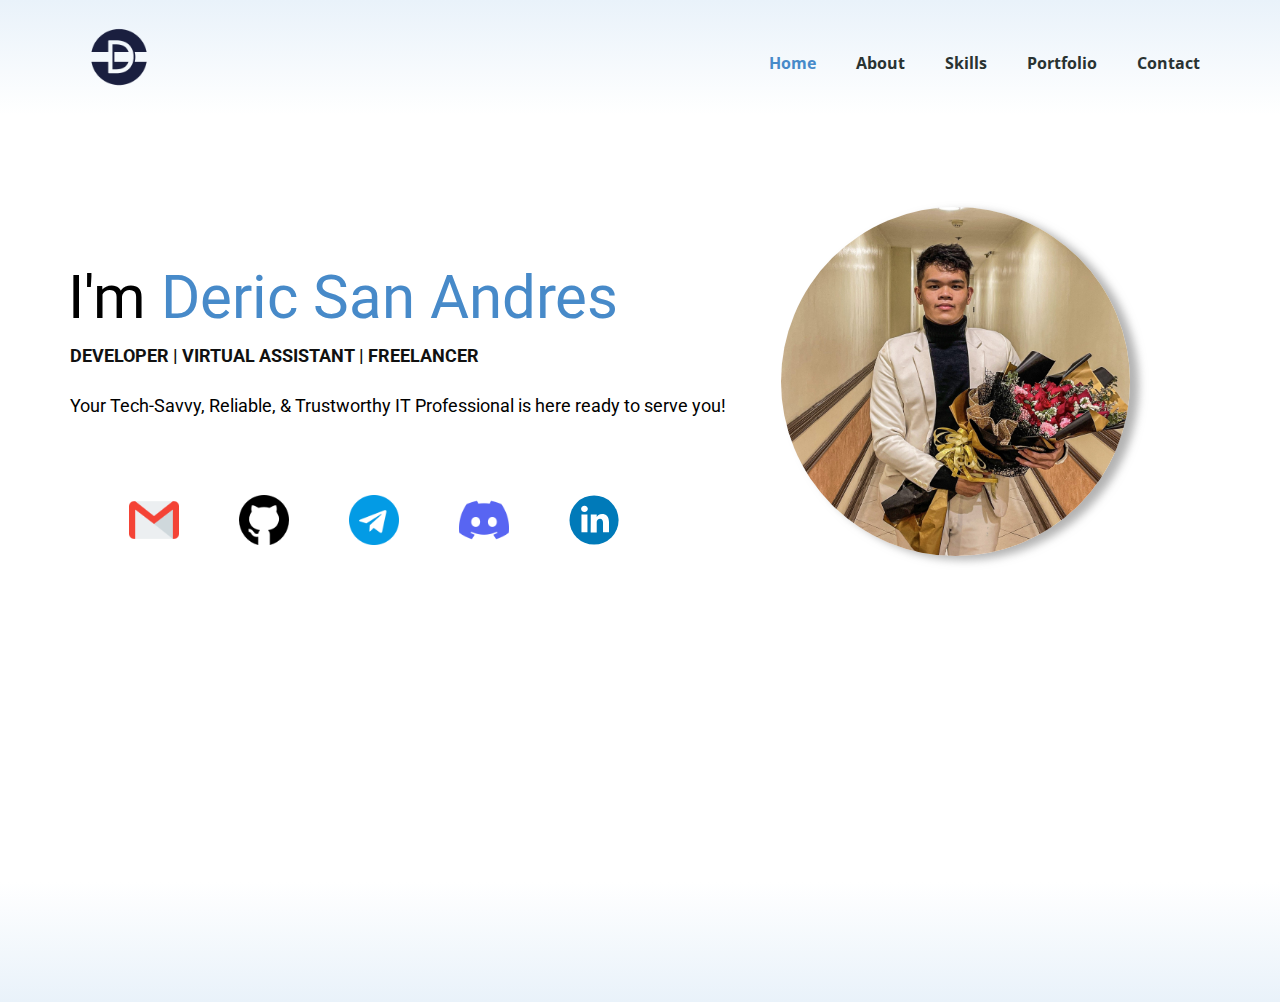
<file: Home.html>
<!DOCTYPE html>
<html style="font-size: 16px;" lang="en"><head>
    <meta name="viewport" content="width=device-width, initial-scale=1.0">
    <meta charset="utf-8">
    <meta name="keywords" content="​&nbsp;I&amp;apos;m&nbsp;Deric San Andres, ​DEVELOPER | VIRTUAL ASSISTANT | FREELANCER, Your Tech-Savvy,  Reliable, &amp;amp; Trustworthy IT Professional is here ready to serve you!">
    <meta name="description" content="">
    <title>Home</title>
    <link rel="stylesheet" href="nicepage.css" media="screen">
<link rel="stylesheet" href="Home.css" media="screen">
    <script class="u-script" type="text/javascript" src="jquery.js" defer=""></script>
    <script class="u-script" type="text/javascript" src="nicepage.js" defer=""></script>
    <meta name="generator" content="Nicepage 4.13.4, nicepage.com">
    
    <link id="u-theme-google-font" rel="stylesheet" href="https://fonts.googleapis.com/css?family=Roboto:100,100i,300,300i,400,400i,500,500i,700,700i,900,900i|Open+Sans:300,300i,400,400i,500,500i,600,600i,700,700i,800,800i">
    
    
    <script type="application/ld+json">{
		"@context": "http://schema.org",
		"@type": "Organization",
		"name": "",
		"logo": "images/matt__2_-removebg-preview.png"
}</script>
    <meta name="theme-color" content="#478ac9">
    <meta property="og:title" content="Home">
    <meta property="og:type" content="website">
  </head>
  <body class="u-body u-xl-mode"><header class="u-clearfix u-gradient u-header u-header" id="sec-4d57"><div class="u-clearfix u-sheet u-sheet-1">
        <a href="https://nicepage.com" class="u-image u-logo u-image-1" data-image-width="500" data-image-height="500">
          <img src="images/matt__2_-removebg-preview.png" class="u-logo-image u-logo-image-1">
        </a>
        <nav class="u-menu u-menu-dropdown u-offcanvas u-menu-1">
          <div class="menu-collapse" style="font-size: 1rem; letter-spacing: 0px; font-weight: 700;">
            <a class="u-button-style u-custom-border u-custom-border-color u-custom-borders u-custom-left-right-menu-spacing u-custom-padding-bottom u-custom-text-active-color u-custom-text-color u-custom-text-hover-color u-custom-top-bottom-menu-spacing u-nav-link u-text-active-palette-1-base u-text-hover-palette-2-base" href="#">
              <svg class="u-svg-link" viewBox="0 0 24 24"><use xmlns:xlink="http://www.w3.org/1999/xlink" xlink:href="#menu-hamburger"></use></svg>
              <svg class="u-svg-content" version="1.1" id="menu-hamburger" viewBox="0 0 16 16" x="0px" y="0px" xmlns:xlink="http://www.w3.org/1999/xlink" xmlns="http://www.w3.org/2000/svg"><g><rect y="1" width="16" height="2"></rect><rect y="7" width="16" height="2"></rect><rect y="13" width="16" height="2"></rect>
</g></svg>
            </a>
          </div>
          <div class="u-custom-menu u-nav-container">
            <ul class="u-nav u-spacing-20 u-unstyled u-nav-1"><li class="u-nav-item"><a class="u-button-style u-nav-link u-text-active-palette-1-base u-text-hover-palette-4-base u-text-palette-4-dark-3" href="Home.html" style="padding: 10px;">Home</a>
</li><li class="u-nav-item"><a class="u-button-style u-nav-link u-text-active-palette-1-base u-text-hover-palette-4-base u-text-palette-4-dark-3" href="About.html" style="padding: 10px;">About</a>
</li><li class="u-nav-item"><a class="u-button-style u-nav-link u-text-active-palette-1-base u-text-hover-palette-4-base u-text-palette-4-dark-3" href="Skills.html" style="padding: 10px;">Skills</a>
</li><li class="u-nav-item"><a class="u-button-style u-nav-link u-text-active-palette-1-base u-text-hover-palette-4-base u-text-palette-4-dark-3" href="Portfolio.html" style="padding: 10px;">Portfolio</a>
</li><li class="u-nav-item"><a class="u-button-style u-nav-link u-text-active-palette-1-base u-text-hover-palette-4-base u-text-palette-4-dark-3" href="Contact.html" style="padding: 10px;">Contact</a>
</li></ul>
          </div>
          <div class="u-custom-menu u-nav-container-collapse">
            <div class="u-black u-container-style u-inner-container-layout u-opacity u-opacity-95 u-sidenav">
              <div class="u-inner-container-layout u-sidenav-overflow">
                <div class="u-menu-close"></div>
                <ul class="u-align-center u-nav u-popupmenu-items u-unstyled u-nav-2"><li class="u-nav-item"><a class="u-button-style u-nav-link" href="Home.html">Home</a>
</li><li class="u-nav-item"><a class="u-button-style u-nav-link" href="About.html">About</a>
</li><li class="u-nav-item"><a class="u-button-style u-nav-link" href="Skills.html">Skills</a>
</li><li class="u-nav-item"><a class="u-button-style u-nav-link" href="Portfolio.html">Portfolio</a>
</li><li class="u-nav-item"><a class="u-button-style u-nav-link" href="Contact.html">Contact</a>
</li></ul>
              </div>
            </div>
            <div class="u-black u-menu-overlay u-opacity u-opacity-70"></div>
          </div>
        </nav>
      </div></header>
    <section class="C850C0 D0 FFCC70 background-color background-image linear-gradient43deg u-clearfix u-section-1" id="sec-d742">
      <div class="u-clearfix u-sheet u-sheet-1">
        <div class="u-image u-image-circle u-image-1" alt="" data-image-width="2045" data-image-height="2048" data-href="https://nicepage.com"></div>
        <h1 class="u-text u-text-default u-text-palette-1-base u-text-1"> &nbsp;<span class="u-text-black">I'm</span>&nbsp;Deric San Andres
        </h1>
        <h1 class="u-text u-text-default u-text-2"> DEVELOPER | VIRTUAL ASSISTANT | FREELANCER</h1>
        <h1 class="u-text u-text-palette-1-base u-text-3">
          <span class="u-text-black" style="font-size: 1.125rem;">Your Tech-Savvy,  Reliable, &amp; Trustworthy IT Professional is here ready to serve you! </span>
          <span style="font-size: 1.125rem;">
            <br>
          </span>
          <br>
        </h1>
        <div class="u-social-icons u-spacing-60 u-social-icons-1">
          <a class="u-social-url" target="_blank" data-type="Custom" title="Gmail" href="https://mail.google.com/mail/u/0/?fs=1&amp;tf=cm&amp;to=drccsadrsgmail.com"><span class="u-file-icon u-icon u-social-custom u-social-icon u-icon-1"><img src="images/732200.png" alt=""></span>
          </a>
          <a class="u-social-url" target="_blank" data-type="Custom" title="GitHub" href="https://github.com/dericsadrs"><span class="u-file-icon u-icon u-social-custom u-social-icon u-icon-2"><img src="images/1051326.png" alt=""></span>
          </a>
          <a class="u-social-url" target="_blank" data-type="Custom" title="Telegram" href="https://t.me/dr3xv"><span class="u-file-icon u-icon u-social-custom u-social-icon u-icon-3"><img src="images/2111646.png" alt=""></span>
          </a>
          <a class="u-social-url" target="_blank" data-type="Custom" title="DIscord" href="https://discordapp.com/users/745604869640945734/"><span class="u-file-icon u-icon u-social-custom u-social-icon u-icon-4"><img src="images/5968756.png" alt=""></span>
          </a>
          <a class="u-social-url" target="_blank" data-type="LinkedIn" title="Linkedin" href="https://www.linkedin.com/in/drccsadrs/"><span class="u-icon u-social-icon u-social-linkedin u-icon-5"><svg class="u-svg-link" preserveAspectRatio="xMidYMin slice" viewBox="0 0 112 112" style=""><use xmlns:xlink="http://www.w3.org/1999/xlink" xlink:href="#svg-6bbc"></use></svg><svg class="u-svg-content" viewBox="0 0 112 112" x="0" y="0" id="svg-6bbc"><circle fill="currentColor" cx="56.1" cy="56.1" r="55"></circle><path fill="#FFFFFF" d="M41.3,83.7H27.9V43.4h13.4V83.7z M34.6,37.9L34.6,37.9c-4.6,0-7.5-3.1-7.5-7c0-4,3-7,7.6-7s7.4,3,7.5,7
            C42.2,34.8,39.2,37.9,34.6,37.9z M89.6,83.7H76.2V62.2c0-5.4-1.9-9.1-6.8-9.1c-3.7,0-5.9,2.5-6.9,4.9c-0.4,0.9-0.4,2.1-0.4,3.3v22.5
            H48.7c0,0,0.2-36.5,0-40.3h13.4v5.7c1.8-2.7,5-6.7,12.1-6.7c8.8,0,15.4,5.8,15.4,18.1V83.7z"></path></svg></span>
          </a>
        </div>
      </div>
    </section>
    
    
    <footer class="u-align-center u-clearfix u-footer u-gradient u-footer" id="sec-8caa"><div class="u-align-left u-clearfix u-sheet u-sheet-1"></div></footer>

  </body></html>
</file>
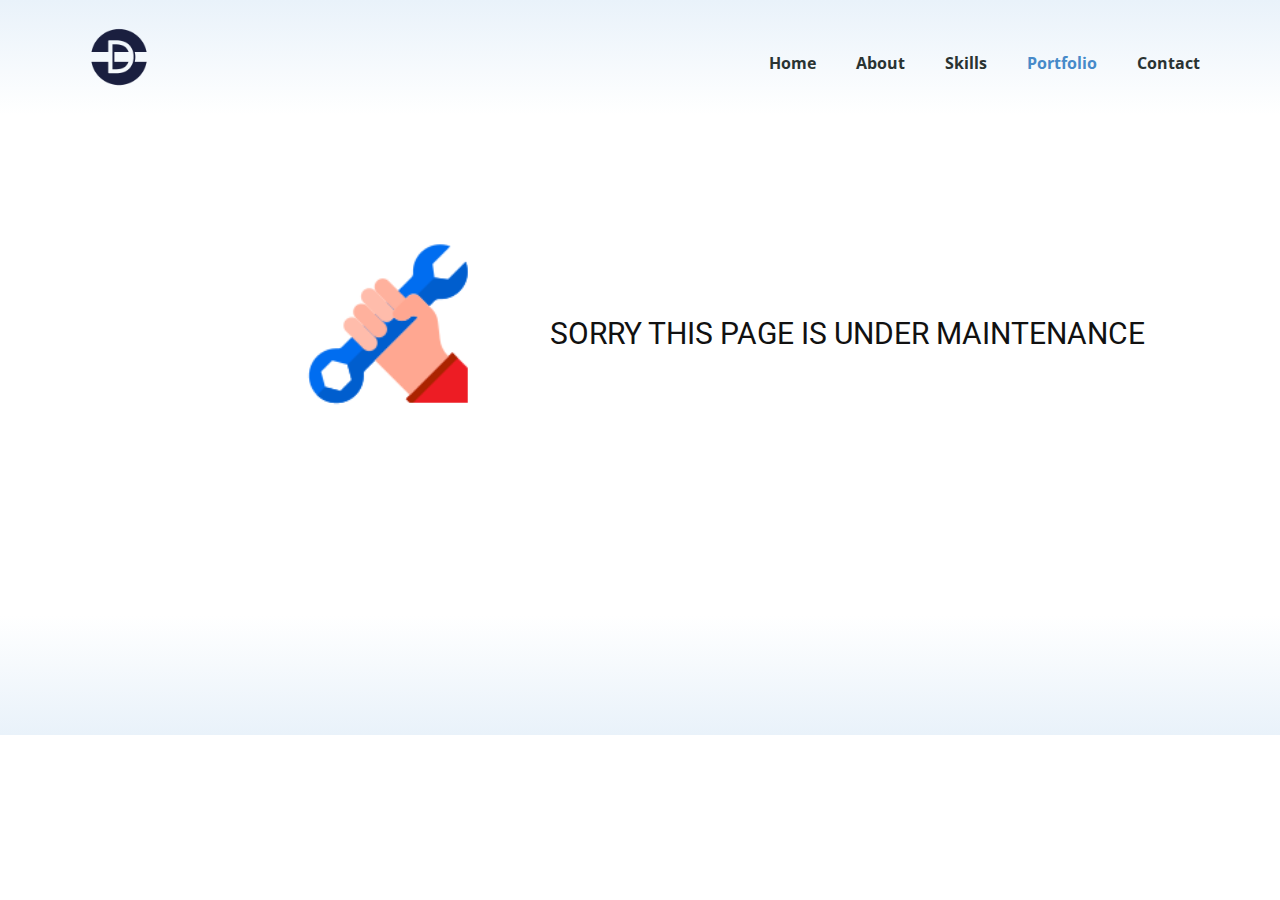
<file: Portfolio.html>
<!DOCTYPE html>
<html style="font-size: 16px;" lang="en"><head>
    <meta name="viewport" content="width=device-width, initial-scale=1.0">
    <meta charset="utf-8">
    <meta name="keywords" content="SORRY THIS PAGE IS UNDER MAINTENANCE">
    <meta name="description" content="">
    <title>Portfolio</title>
    <link rel="stylesheet" href="nicepage.css" media="screen">
<link rel="stylesheet" href="Portfolio.css" media="screen">
    <script class="u-script" type="text/javascript" src="jquery.js" defer=""></script>
    <script class="u-script" type="text/javascript" src="nicepage.js" defer=""></script>
    <meta name="generator" content="Nicepage 4.13.4, nicepage.com">
    <link id="u-theme-google-font" rel="stylesheet" href="https://fonts.googleapis.com/css?family=Roboto:100,100i,300,300i,400,400i,500,500i,700,700i,900,900i|Open+Sans:300,300i,400,400i,500,500i,600,600i,700,700i,800,800i">
    
    
    <script type="application/ld+json">{
		"@context": "http://schema.org",
		"@type": "Organization",
		"name": "",
		"logo": "images/matt__2_-removebg-preview.png"
}</script>
    <meta name="theme-color" content="#478ac9">
    <meta property="og:title" content="Portfolio">
    <meta property="og:type" content="website">
  </head>
  <body class="u-body u-xl-mode"><header class="u-clearfix u-gradient u-header u-header" id="sec-4d57"><div class="u-clearfix u-sheet u-sheet-1">
        <a href="Home.html" class="u-image u-logo u-image-1" data-image-width="500" data-image-height="500">
          <img src="images/matt__2_-removebg-preview.png" class="u-logo-image u-logo-image-1">
        </a>
        <nav class="u-menu u-menu-dropdown u-offcanvas u-menu-1">
          <div class="menu-collapse" style="font-size: 1rem; letter-spacing: 0px; font-weight: 700;">
            <a class="u-button-style u-custom-border u-custom-border-color u-custom-borders u-custom-left-right-menu-spacing u-custom-padding-bottom u-custom-text-active-color u-custom-text-color u-custom-text-hover-color u-custom-top-bottom-menu-spacing u-nav-link u-text-active-palette-1-base u-text-hover-palette-2-base" href="#">
              <svg class="u-svg-link" viewBox="0 0 24 24"><use xmlns:xlink="http://www.w3.org/1999/xlink" xlink:href="#menu-hamburger"></use></svg>
              <svg class="u-svg-content" version="1.1" id="menu-hamburger" viewBox="0 0 16 16" x="0px" y="0px" xmlns:xlink="http://www.w3.org/1999/xlink" xmlns="http://www.w3.org/2000/svg"><g><rect y="1" width="16" height="2"></rect><rect y="7" width="16" height="2"></rect><rect y="13" width="16" height="2"></rect>
</g></svg>
            </a>
          </div>
          <div class="u-custom-menu u-nav-container">
            <ul class="u-nav u-spacing-20 u-unstyled u-nav-1"><li class="u-nav-item"><a class="u-button-style u-nav-link u-text-active-palette-1-base u-text-hover-palette-4-base u-text-palette-4-dark-3" href="Home.html" style="padding: 10px;">Home</a>
</li><li class="u-nav-item"><a class="u-button-style u-nav-link u-text-active-palette-1-base u-text-hover-palette-4-base u-text-palette-4-dark-3" href="About.html" style="padding: 10px;">About</a>
</li><li class="u-nav-item"><a class="u-button-style u-nav-link u-text-active-palette-1-base u-text-hover-palette-4-base u-text-palette-4-dark-3" href="Skills.html" style="padding: 10px;">Skills</a>
</li><li class="u-nav-item"><a class="u-button-style u-nav-link u-text-active-palette-1-base u-text-hover-palette-4-base u-text-palette-4-dark-3" href="Portfolio.html" style="padding: 10px;">Portfolio</a>
</li><li class="u-nav-item"><a class="u-button-style u-nav-link u-text-active-palette-1-base u-text-hover-palette-4-base u-text-palette-4-dark-3" href="Contact.html" style="padding: 10px;">Contact</a>
</li></ul>
          </div>
          <div class="u-custom-menu u-nav-container-collapse">
            <div class="u-black u-container-style u-inner-container-layout u-opacity u-opacity-95 u-sidenav">
              <div class="u-inner-container-layout u-sidenav-overflow">
                <div class="u-menu-close"></div>
                <ul class="u-align-center u-nav u-popupmenu-items u-unstyled u-nav-2"><li class="u-nav-item"><a class="u-button-style u-nav-link" href="Home.html">Home</a>
</li><li class="u-nav-item"><a class="u-button-style u-nav-link" href="About.html">About</a>
</li><li class="u-nav-item"><a class="u-button-style u-nav-link" href="Skills.html">Skills</a>
</li><li class="u-nav-item"><a class="u-button-style u-nav-link" href="Portfolio.html">Portfolio</a>
</li><li class="u-nav-item"><a class="u-button-style u-nav-link" href="Contact.html">Contact</a>
</li></ul>
              </div>
            </div>
            <div class="u-black u-menu-overlay u-opacity u-opacity-70"></div>
          </div>
        </nav>
      </div></header>
    <section class="u-clearfix u-section-1" id="sec-15d6">
      <div class="u-clearfix u-sheet u-sheet-1">
        <div class="u-social-icons u-spacing-10 u-social-icons-1">
          <a class="u-social-url" title="facebook" target="_blank" href="https://facebook.com/name"><span class="u-file-icon u-icon u-social-facebook u-social-icon u-icon-1"><img src="images/2694444.png" alt=""></span>
          </a>
        </div>
        <h1 class="u-text u-text-default u-text-1">SORRY THIS PAGE IS UNDER MAINTENANCE</h1>
      </div>
    </section>
    
    
    <footer class="u-align-center u-clearfix u-footer u-gradient u-footer" id="sec-8caa"><div class="u-align-left u-clearfix u-sheet u-sheet-1"></div></footer>
  
</body></html>
</file>
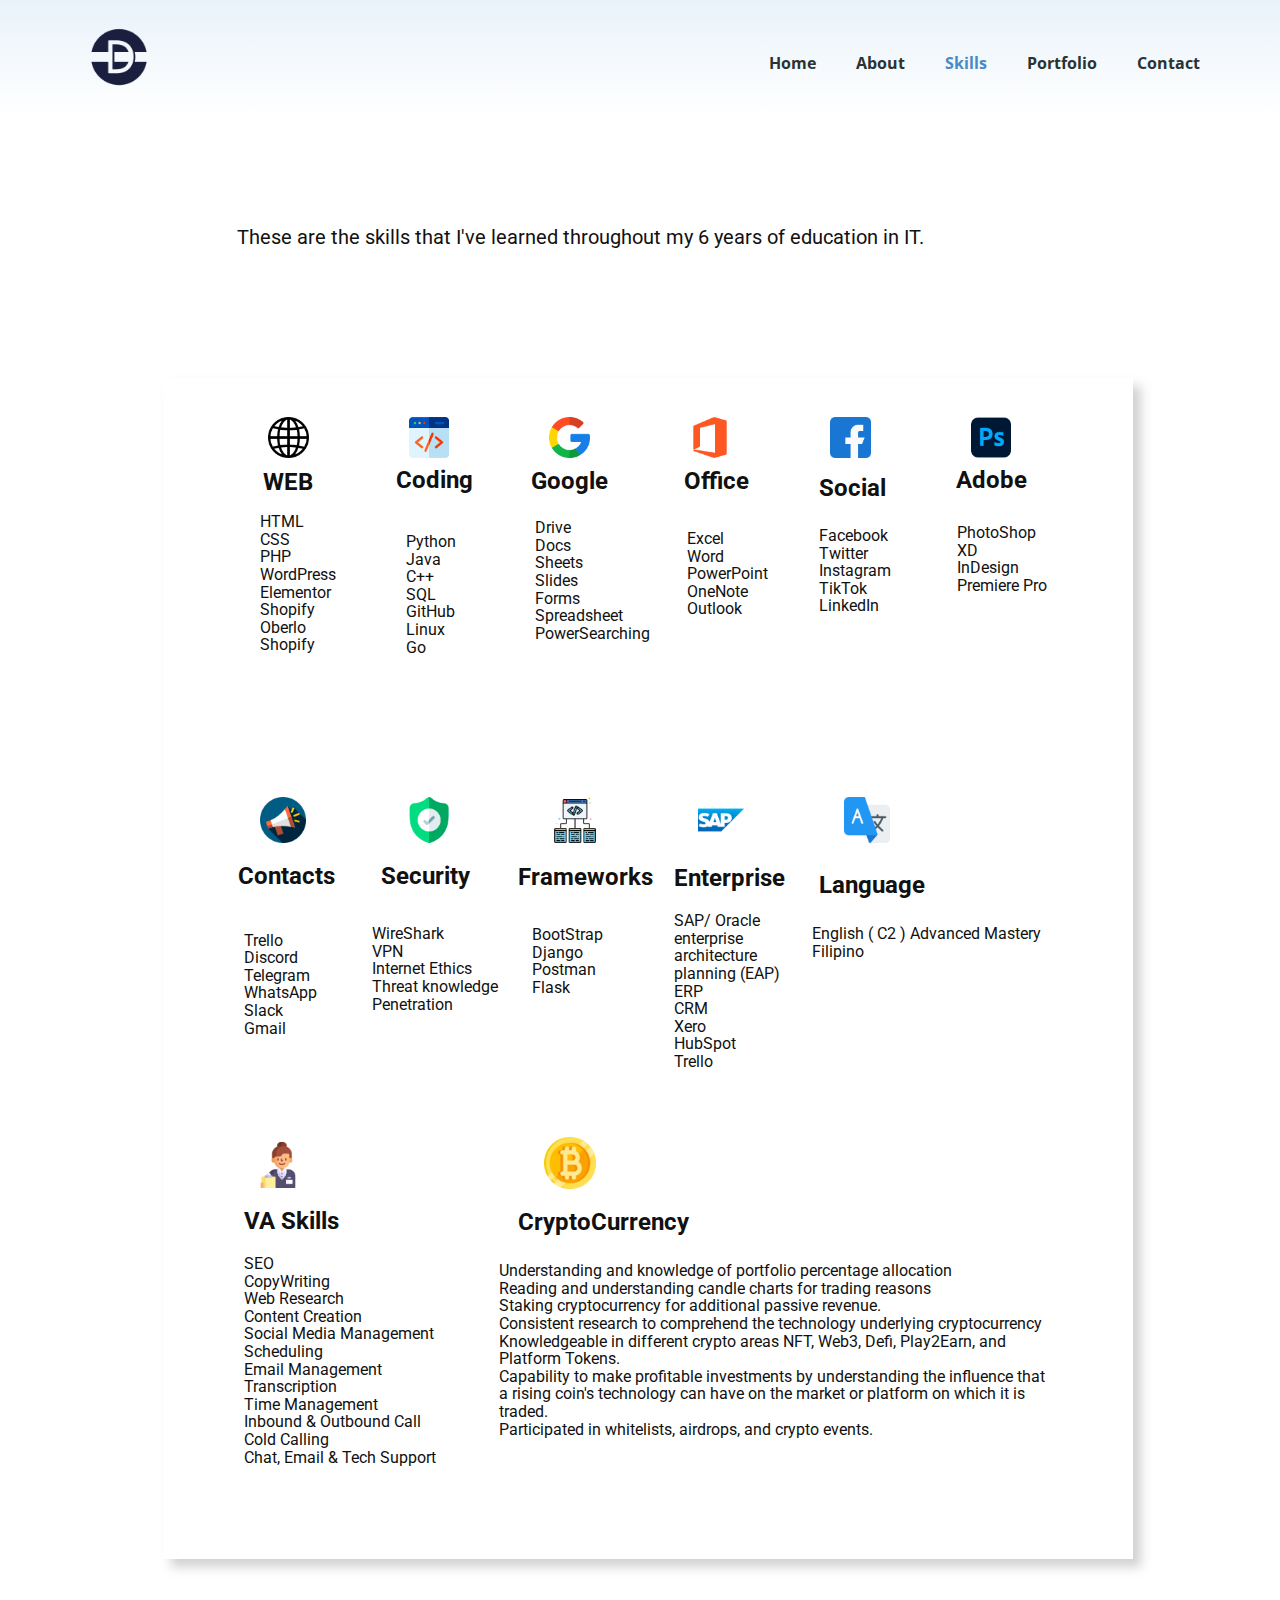
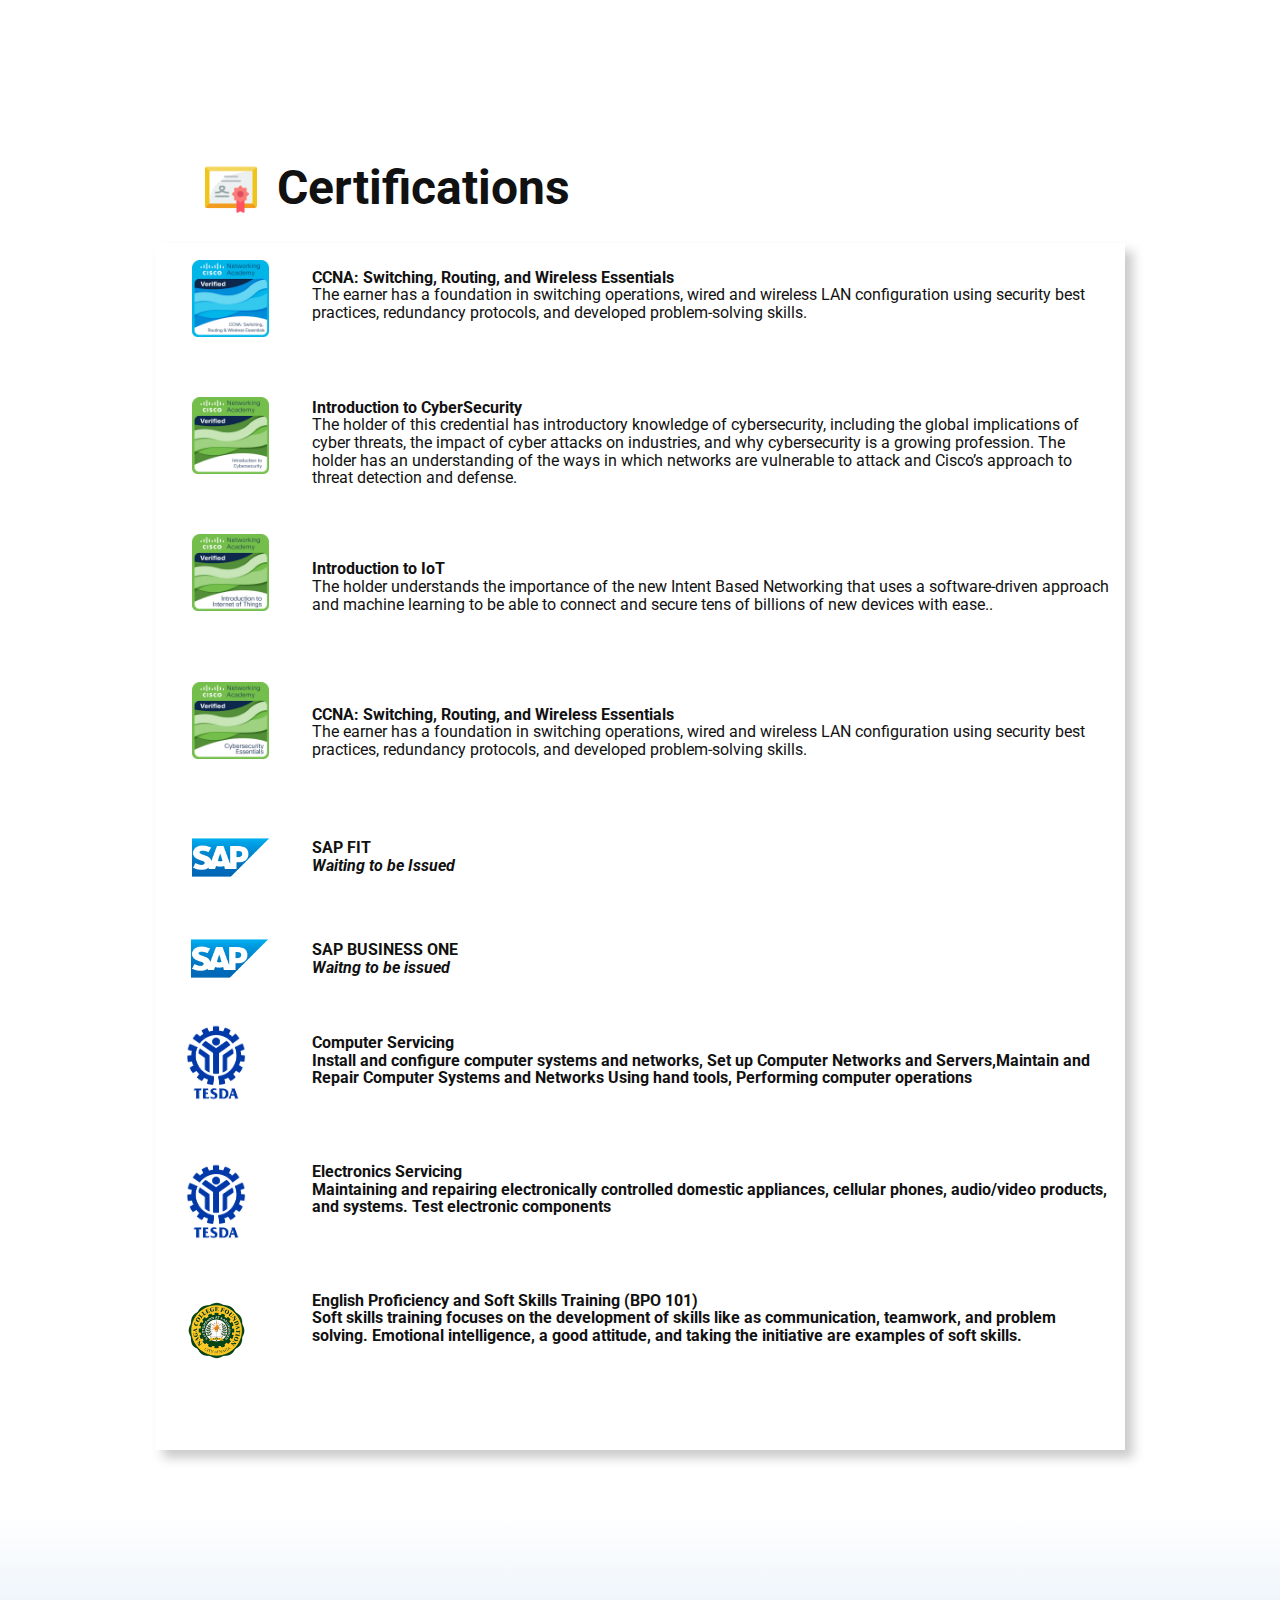
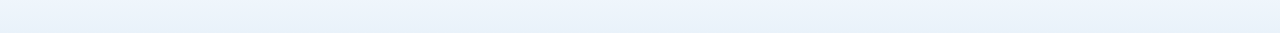
<file: Skills.html>
<!DOCTYPE html>
<html style="font-size: 16px;" lang="en"><head>
    <meta name="viewport" content="width=device-width, initial-scale=1.0">
    <meta charset="utf-8">
    <meta name="keywords" content="Tech, Design, Business, Others">
    <meta name="description" content="">
    <title>Skills</title>
    <link rel="stylesheet" href="nicepage.css" media="screen">
<link rel="stylesheet" href="Skills.css" media="screen">
    <script class="u-script" type="text/javascript" src="jquery.js" defer=""></script>
    <script class="u-script" type="text/javascript" src="nicepage.js" defer=""></script>
    <meta name="generator" content="Nicepage 4.13.4, nicepage.com">
    <link id="u-theme-google-font" rel="stylesheet" href="https://fonts.googleapis.com/css?family=Roboto:100,100i,300,300i,400,400i,500,500i,700,700i,900,900i|Open+Sans:300,300i,400,400i,500,500i,600,600i,700,700i,800,800i">
    
    
    <script type="application/ld+json">{
		"@context": "http://schema.org",
		"@type": "Organization",
		"name": "",
		"logo": "images/matt__2_-removebg-preview.png"
}</script>
    <meta name="theme-color" content="#478ac9">
    <meta property="og:title" content="Skills">
    <meta property="og:type" content="website">
  </head>
  <body class="u-body u-xl-mode"><header class="u-clearfix u-gradient u-header u-header" id="sec-4d57"><div class="u-clearfix u-sheet u-sheet-1">
        <a href="Home.html" class="u-image u-logo u-image-1" data-image-width="500" data-image-height="500">
          <img src="images/matt__2_-removebg-preview.png" class="u-logo-image u-logo-image-1">
        </a>
        <nav class="u-menu u-menu-dropdown u-offcanvas u-menu-1">
          <div class="menu-collapse" style="font-size: 1rem; letter-spacing: 0px; font-weight: 700;">
            <a class="u-button-style u-custom-border u-custom-border-color u-custom-borders u-custom-left-right-menu-spacing u-custom-padding-bottom u-custom-text-active-color u-custom-text-color u-custom-text-hover-color u-custom-top-bottom-menu-spacing u-nav-link u-text-active-palette-1-base u-text-hover-palette-2-base" href="#">
              <svg class="u-svg-link" viewBox="0 0 24 24"><use xmlns:xlink="http://www.w3.org/1999/xlink" xlink:href="#menu-hamburger"></use></svg>
              <svg class="u-svg-content" version="1.1" id="menu-hamburger" viewBox="0 0 16 16" x="0px" y="0px" xmlns:xlink="http://www.w3.org/1999/xlink" xmlns="http://www.w3.org/2000/svg"><g><rect y="1" width="16" height="2"></rect><rect y="7" width="16" height="2"></rect><rect y="13" width="16" height="2"></rect>
</g></svg>
            </a>
          </div>
          <div class="u-custom-menu u-nav-container">
            <ul class="u-nav u-spacing-20 u-unstyled u-nav-1"><li class="u-nav-item"><a class="u-button-style u-nav-link u-text-active-palette-1-base u-text-hover-palette-4-base u-text-palette-4-dark-3" href="Home.html" style="padding: 10px;">Home</a>
</li><li class="u-nav-item"><a class="u-button-style u-nav-link u-text-active-palette-1-base u-text-hover-palette-4-base u-text-palette-4-dark-3" href="About.html" style="padding: 10px;">About</a>
</li><li class="u-nav-item"><a class="u-button-style u-nav-link u-text-active-palette-1-base u-text-hover-palette-4-base u-text-palette-4-dark-3" href="Skills.html" style="padding: 10px;">Skills</a>
</li><li class="u-nav-item"><a class="u-button-style u-nav-link u-text-active-palette-1-base u-text-hover-palette-4-base u-text-palette-4-dark-3" href="Portfolio.html" style="padding: 10px;">Portfolio</a>
</li><li class="u-nav-item"><a class="u-button-style u-nav-link u-text-active-palette-1-base u-text-hover-palette-4-base u-text-palette-4-dark-3" href="Contact.html" style="padding: 10px;">Contact</a>
</li></ul>
          </div>
          <div class="u-custom-menu u-nav-container-collapse">
            <div class="u-black u-container-style u-inner-container-layout u-opacity u-opacity-95 u-sidenav">
              <div class="u-inner-container-layout u-sidenav-overflow">
                <div class="u-menu-close"></div>
                <ul class="u-align-center u-nav u-popupmenu-items u-unstyled u-nav-2"><li class="u-nav-item"><a class="u-button-style u-nav-link" href="Home.html">Home</a>
</li><li class="u-nav-item"><a class="u-button-style u-nav-link" href="About.html">About</a>
</li><li class="u-nav-item"><a class="u-button-style u-nav-link" href="Skills.html">Skills</a>
</li><li class="u-nav-item"><a class="u-button-style u-nav-link" href="Portfolio.html">Portfolio</a>
</li><li class="u-nav-item"><a class="u-button-style u-nav-link" href="Contact.html">Contact</a>
</li></ul>
              </div>
            </div>
            <div class="u-black u-menu-overlay u-opacity u-opacity-70"></div>
          </div>
        </nav>
      </div></header>
    <section class="u-clearfix u-section-1" id="sec-24bf">
      <div class="u-clearfix u-sheet u-sheet-1">
        <div class="u-clearfix u-expanded-width u-layout-wrap u-layout-wrap-1">
          <div class="u-layout">
            <div class="u-layout-row">
              <div class="u-container-style u-layout-cell u-size-60 u-layout-cell-1">
                <div class="u-container-layout u-container-layout-1">
                  <h5 class="u-text u-text-1">These are the skills that I've learned throughout my 6 years of education in IT.</h5>
                  <div class="u-opacity u-opacity-35 u-shape u-shape-rectangle u-white u-shape-1"></div>
                  <div class="u-social-icons u-spacing-100 u-social-icons-1">
                    <a class="u-social-url" target="_blank" data-type="Custom" title="Custom" href=""><span class="u-file-icon u-icon u-social-custom u-social-icon u-icon-1"><img src="images/1006771.png" alt=""></span>
                    </a>
                    <a class="u-social-url" target="_blank" data-type="Custom" title="Custom" href=""><span class="u-file-icon u-icon u-social-custom u-social-icon u-icon-2"><img src="images/2282188.png" alt=""></span>
                    </a>
                    <a class="u-social-url" target="_blank" data-type="Custom" title="Custom" href=""><span class="u-file-icon u-icon u-social-custom u-social-icon u-icon-3"><img src="images/300221.png" alt=""></span>
                    </a>
                    <a class="u-social-url" target="_blank" data-type="Custom" title="Custom" href=""><span class="u-file-icon u-icon u-social-custom u-social-icon u-icon-4"><img src="images/888867.png" alt=""></span>
                    </a>
                    <a class="u-social-url" target="_blank" data-type="Custom" title="Custom" href=""><span class="u-file-icon u-icon u-social-custom u-social-icon u-icon-5"><img src="images/733547.png" alt=""></span>
                    </a>
                    <a class="u-social-url" target="_blank" data-type="Custom" title="Custom" href=""><span class="u-file-icon u-icon u-social-custom u-social-icon u-icon-6"><img src="images/5968520.png" alt=""></span>
                    </a>
                  </div>
                  <h1 class="u-text u-text-default u-text-2">Coding</h1>
                  <h1 class="u-text u-text-default u-text-3">Adobe</h1>
                  <h1 class="u-text u-text-default u-text-4">Office</h1>
                  <h1 class="u-text u-text-default u-text-5">Google</h1>
                  <h1 class="u-text u-text-default u-text-6">WEB</h1>
                  <h1 class="u-text u-text-7">
                    <br>
                    <br>HTML&nbsp;<br>CSS<br>PHP&nbsp;<br>WordPress<br>Elementor&nbsp;<br>Shopify&nbsp;<br>Oberlo<br>Shopify
                  </h1>
                  <h1 class="u-text u-text-default u-text-8">Soc​ial</h1>
                  <h1 class="u-text u-text-9">Drive<br>Docs<br>Sheets<br>Slides&nbsp;<br>Forms&nbsp;<br>Spreadsheet<br>PowerSearching&nbsp;
                  </h1>
                  <h1 class="u-text u-text-10">PhotoShop<br>XD<br>InDesign<br>Premiere Pro<br>
                    <br>
                  </h1>
                  <h1 class="u-text u-text-11">Facebook<br>Twitter<br>Instagram<br>TikTok<br>LinkedIn
                  </h1>
                  <h1 class="u-text u-text-12">Excel<br>Word<br>PowerPoint<br>OneNote&nbsp;<br>Outlook
                  </h1>
                  <h1 class="u-text u-text-13">Python<br>Java<br>C++&nbsp;&nbsp;<br>SQL&nbsp;&nbsp;<br>GitHub<br>Linux<br>Go<br>
                    <br>
                  </h1>
                  <div class="u-social-icons u-spacing-100 u-social-icons-2">
                    <a class="u-social-url" target="_blank" data-type="Custom" title="Custom" href=""><span class="u-file-icon u-icon u-social-custom u-social-icon u-icon-7"><img src="images/630757.png" alt=""></span>
                    </a>
                    <a class="u-social-url" target="_blank" data-type="Custom" title="Custom" href=""><span class="u-file-icon u-icon u-social-custom u-social-icon u-icon-8"><img src="images/1161388.png" alt=""></span>
                    </a>
                    <a class="u-social-url" target="_blank" data-type="Custom" title="Custom" href=""><span class="u-file-icon u-icon u-social-custom u-social-icon u-icon-9"><img src="images/2721263.png" alt=""></span>
                    </a>
                    <a class="u-social-url" target="_blank" data-type="Custom" title="Custom" href=""><span class="u-file-icon u-icon u-social-custom u-social-icon u-icon-10"><img src="images/5969210.png" alt=""></span>
                    </a>
                    <a class="u-social-url" target="_blank" data-type="Custom" title="Custom" href=""><span class="u-file-icon u-icon u-social-custom u-social-icon u-icon-11"><img src="images/888878.png" alt=""></span>
                    </a>
                  </div>
                  <h1 class="u-text u-text-14">Contacts&nbsp;</h1>
                  <h1 class="u-text u-text-15">Security</h1>
                  <h1 class="u-text u-text-16">Frameworks</h1>
                  <h1 class="u-text u-text-17">Enterprise</h1>
                  <h1 class="u-text u-text-18">SAP/ Oracle&nbsp;<br>enterprise architecture planning (EAP)<br>ERP<br>CRM<br>Xero<br>HubSpot&nbsp;<br>Trello
                  </h1>
                  <h1 class="u-text u-text-19">Language</h1>
                  <h1 class="u-text u-text-20">English ( C2 ) Advanced Mastery<br>Filipino
                  </h1>
                  <h1 class="u-text u-text-21">BootStrap<br>Django<br>Postman<br>Flask&nbsp;<br>
                    <br>
                  </h1>
                  <h1 class="u-text u-text-22">WireShark<br>VPN<br>Internet Ethics<br>Threat knowledge<br>Penetration&nbsp;<br>
                    <br>
                  </h1>
                  <h1 class="u-text u-text-23">Trello<br>Discord<br>Telegram<br>WhatsApp<br>Slack<br>Gmail
                  </h1>
                  <div class="u-social-icons u-spacing-100 u-social-icons-3">
                    <a class="u-social-url" target="_blank" data-type="Custom" title="Custom" href=""><span class="u-file-icon u-icon u-social-custom u-social-icon u-icon-12"><img src="images/3361382.png" alt=""></span>
                    </a>
                  </div>
                  <h1 class="u-text u-text-24">VA Skills&nbsp;</h1>
                  <div class="u-social-icons u-spacing-10 u-social-icons-4">
                    <a class="u-social-url" target="_blank" data-type="Custom" title="Custom" href=""><span class="u-file-icon u-icon u-social-custom u-social-icon u-icon-13"><img src="images/1490849.png" alt=""></span>
                    </a>
                  </div>
                  <h1 class="u-text u-text-25">CryptoCurrency</h1>
                </div>
              </div>
            </div>
          </div>
        </div>
        <h1 class="u-text u-text-26">SEO<br>CopyWriting<br>Web Research&nbsp;<br>Content Creation<br>Social Media Management<br>Scheduling&nbsp;<br>Email Management<br>Transcription<br>Time Management<br>Inbound &amp; Outbound Call<br>Cold Calling<br>Chat, Email &amp; Tech Support
        </h1>
        <h1 class="u-text u-text-27">Understanding and knowledge of portfolio percentage allocation <br>Reading and understanding candle charts for trading reasons <br>Staking cryptocurrency for additional passive revenue. <br>Consistent research to comprehend the technology underlying cryptocurrency <br>Knowledgeable in different crypto areas NFT, Web3, Defi, Play2Earn, and Platform Tokens. <br>Capability to make profitable investments by understanding the influence that a rising coin's technology can have on the market or platform on which it is traded. <br>Participated in whitelists, airdrops, and crypto events. <br>
          <br>
        </h1>
        <h1 class="u-text u-text-28">Certifications</h1>
        <div class="u-social-icons u-spacing-10 u-social-icons-5">
          <a class="u-social-url" target="_blank" data-type="Custom" title="Custom" href=""><span class="u-file-icon u-icon u-social-custom u-social-icon u-icon-14"><img src="images/2490354.png" alt=""></span>
          </a>
        </div>
        <div class="u-opacity u-opacity-40 u-shape u-shape-rectangle u-white u-shape-2"></div>
        <img class="u-image u-image-default u-preserve-proportions u-image-1" src="images/I2CS__1_.png" alt="" data-image-width="340" data-image-height="340">
        <img class="u-image u-image-default u-preserve-proportions u-image-2" src="images/CCNASRWE__1_.png" alt="" data-image-width="340" data-image-height="340">
        <img class="u-image u-image-default u-preserve-proportions u-image-3" src="images/Intro2IoT.png" alt="" data-image-width="340" data-image-height="340">
        <h1 class="u-text u-text-29">
          <span style="font-weight: 700;">CCNA: Switching, Routing, and Wireless Essentials</span>
          <br>The earner has a foundation in switching operations, wired and wireless LAN configuration using security best practices, redundancy protocols, and developed problem-solving skills.&nbsp;<br>
          <br>
        </h1>
        <h1 class="u-align-left u-text u-text-30"><b>Introduction to CyberSecurity&nbsp;</b>
          <br>The holder of this credential has introductory knowledge of cybersecurity, including the global implications of cyber threats, the impact of cyber attacks on industries, and why cybersecurity is a growing profession. The holder has an understanding of the ways in which networks are vulnerable to attack and Cisco’s approach to threat detection and defense.<br>
          <br>
        </h1>
        <h1 class="u-text u-text-31"><b>Introduction to IoT</b>
          <br>The holder understands the importance of the new Intent Based Networking that uses a software-driven approach and machine learning to be able to connect and secure tens of billions of new devices with ease..<br>
          <br>
        </h1>
        <h1 class="u-align-left u-text u-text-32">
          <span style="font-weight: 700;">CCNA: Switching, Routing, and Wireless Essentials</span>
          <br>The earner has a foundation in switching operations, wired and wireless LAN configuration using security best practices, redundancy protocols, and developed problem-solving skills.&nbsp;<br>
          <br>
        </h1>
        <h1 class="u-text u-text-33"><b>SAP FIT</b>
          <br>
          <span style="font-weight: 700; font-style: italic;">Waiting to be Issued</span>
        </h1>
        <img class="u-image u-image-default u-preserve-proportions u-image-4" src="images/CyberEssentials.png" alt="" data-image-width="340" data-image-height="340">
        <div class="u-social-icons u-spacing-10 u-social-icons-6">
          <a class="u-social-url" title="instagram" target="_blank" href="https://instagram.com/name"><span class="u-file-icon u-icon u-social-icon u-social-instagram u-icon-15"><img src="images/5969210.png" alt=""></span>
          </a>
        </div>
        <div class="u-social-icons u-spacing-10 u-social-icons-7">
          <a class="u-social-url" title="instagram" target="_blank" href="https://instagram.com/name"><span class="u-file-icon u-icon u-social-icon u-social-instagram u-icon-16"><img src="images/5969210.png" alt=""></span>
          </a>
        </div>
        <h1 class="u-text u-text-34"><b>SAP BUSINESS ONE&nbsp;</b>
          <br>
          <span style="font-weight: 700; font-style: italic;">Waitng to be issued</span>
        </h1>
        <img class="u-image u-image-default u-image-5" src="images/image.png" alt="" data-image-width="1280" data-image-height="720">
        <h1 class="u-text u-text-35"><b>
            <br>Computer Servicing&nbsp;<br>Install and configure computer systems and networks, Set up Computer Networks and Servers,Maintain and Repair Computer Systems and Networks Using hand tools, Performing computer operations<br></b>
        </h1>
        <img class="u-image u-image-default u-image-6" src="images/image.png" alt="" data-image-width="1280" data-image-height="720">
        <h1 class="u-text u-text-36"><b><b>Electronics Servicing&nbsp;</b>
            <br><b>Maintaining and repairing electronically controlled domestic appliances, cellular phones, audio/video products, and systems. Test electronic components</b>
            <br></b>
        </h1>
        <img class="u-image u-image-default u-preserve-proportions u-image-7" src="images/image1.png" alt="" data-image-width="225" data-image-height="225">
        <h1 class="u-text u-text-37">
          <span style="font-weight: 700;">English Proficiency and Soft Skills Training (BPO 101)</span>
          <span style="font-weight: 700;">
            <br>Soft skills training focuses on the development of skills like as communication, teamwork, and problem solving. Emotional intelligence, a good attitude, and taking the initiative are examples of soft skills.
          </span>
          <br>
        </h1>
      </div>
    </section>
    
    
    <footer class="u-align-center u-clearfix u-footer u-gradient u-footer" id="sec-8caa"><div class="u-align-left u-clearfix u-sheet u-sheet-1"></div></footer>
</body></html>
</file>
